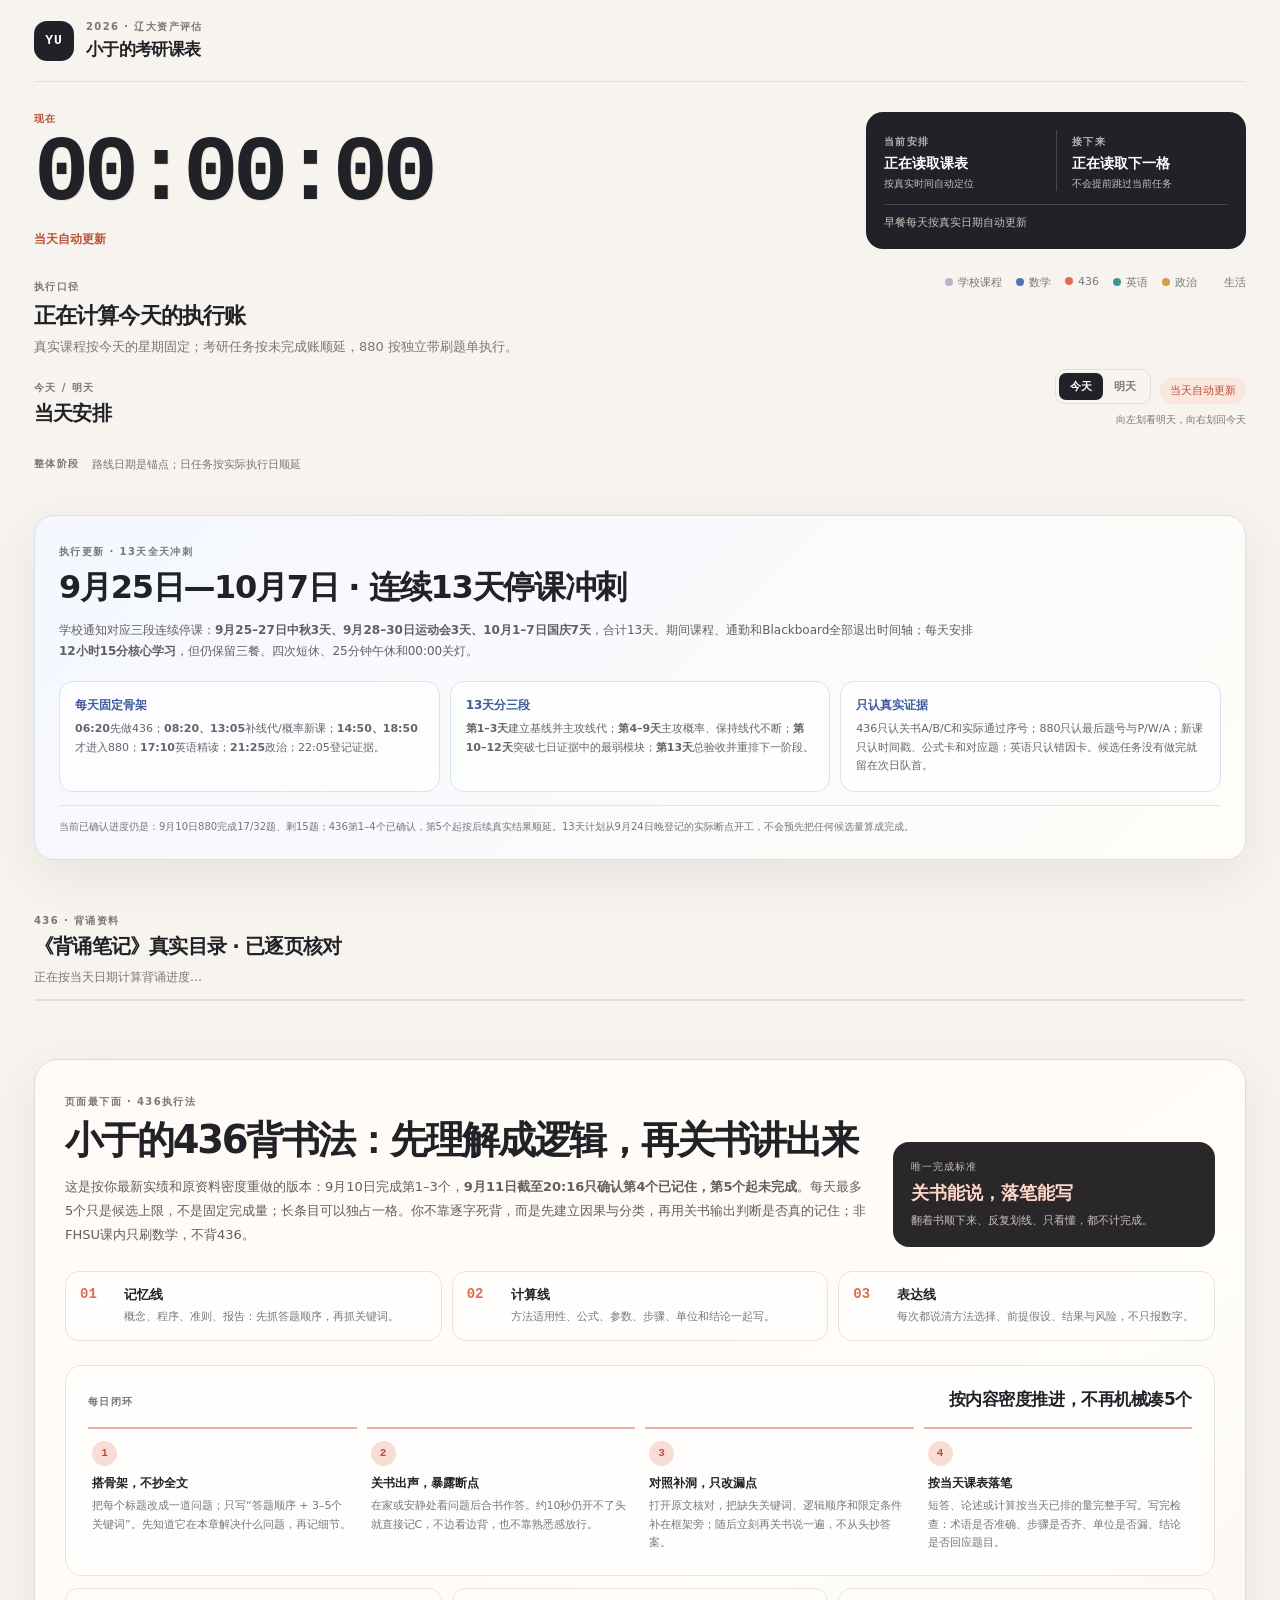
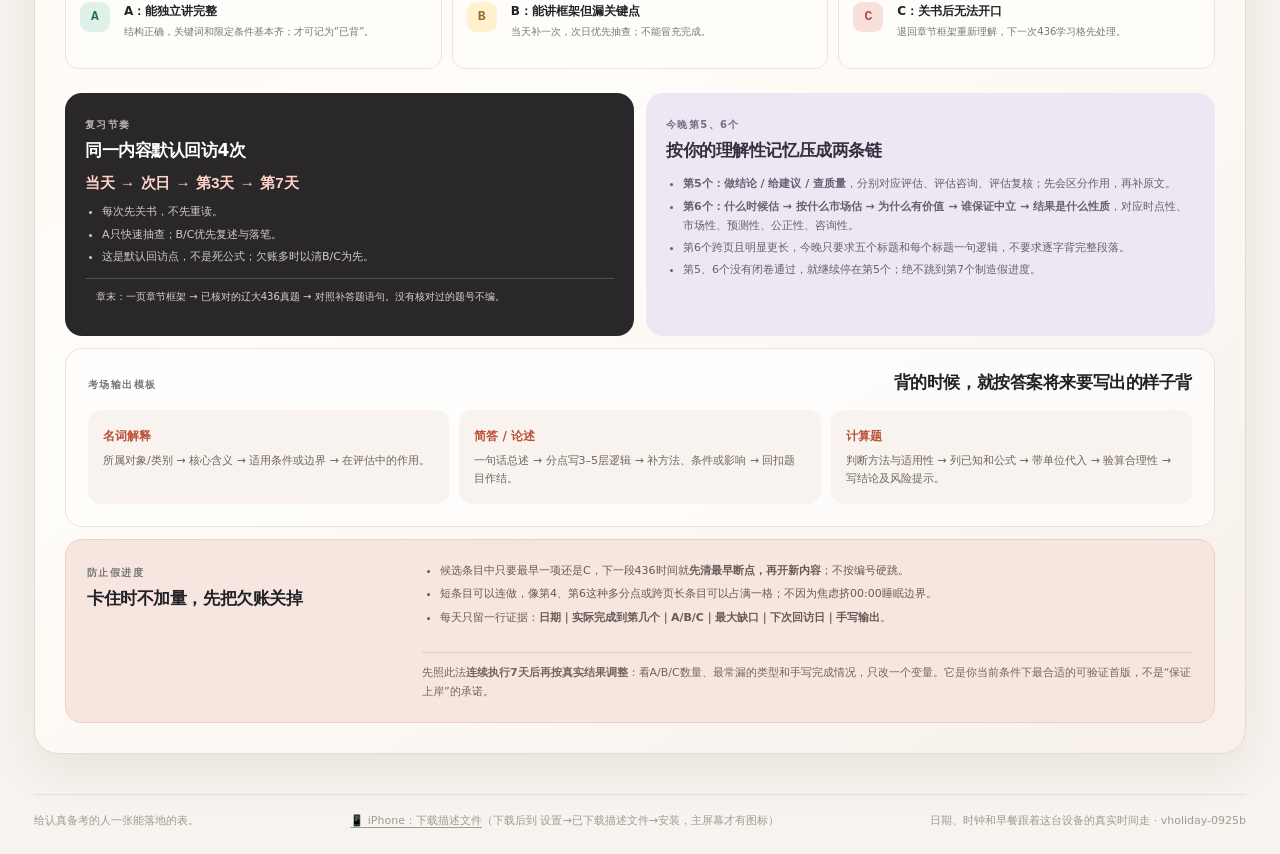
<file: index.html>
<!doctype html>
<html lang="zh-CN">
<head>
<meta charset="UTF-8" /><meta name="viewport" content="width=device-width,initial-scale=1.0" /><meta name="theme-color" content="#f7f3ee" /><link rel="apple-touch-icon" href="icon-512.png" /><link rel="icon" type="image/png" href="icon-512.png" />
<meta name="description" content="按日期展开的考研课表：课程、学习、早餐、通勤、作业和睡眠都放在正确的位置。" /><title>小于的考研课表</title>
<link rel="stylesheet" href="styles.css?v=holiday-0925b" />
</head>
<body><div class="app-shell">
<header class="topbar"><div class="brand-lockup"><div class="brand-mark">YU</div><div><p class="eyebrow">2026 · 辽大资产评估</p><h1>小于的考研课表</h1></div></div><div class="top-date" id="top-date"></div></header>
<main>
<section class="hero-section"><div class="hero-copy"><p class="eyebrow accent">现在</p><div class="live-clock" id="live-clock">00:00:00</div><p class="clock-caption" id="today-focus">当天自动更新</p></div><div class="today-card"><div class="today-task"><span class="section-kicker">当前安排</span><strong id="current-task-title">正在读取课表</strong><small id="current-task-time">按真实时间自动定位</small></div><div class="today-task next"><span class="section-kicker">接下来</span><strong id="next-task-title">正在读取下一格</strong><small id="next-task-time">不会提前跳过当前任务</small></div><small class="today-meal" id="today-meal">早餐每天按真实日期自动更新</small></div></section>
<section id="timetable-view" class="view-panel is-visible" aria-label="自动更新的每日课表"><div class="schedule-meta"><div><span class="section-kicker">执行口径</span><h3 id="date-title">正在计算今天的执行账</h3><p id="date-subtitle">真实课程按今天的星期固定；考研任务按未完成账顺延，880 按独立带刷题单执行。</p></div><div class="legend"><span><i class="dot other"></i>学校课程</span><span><i class="dot math"></i>数学</span><span><i class="dot major"></i>436</span><span><i class="dot english"></i>英语</span><span><i class="dot politics"></i>政治</span><span><i class="dot meal"></i>生活</span></div></div><section class="daily-overview" aria-label="具体每天安排"><div class="daily-heading"><div><span class="section-kicker">今天 / 明天</span><h4 id="daily-title">当天安排</h4></div><div class="day-view-tools"><div class="day-view-switch" role="group" aria-label="选择查看日期"><button type="button" id="show-today" class="is-active" aria-pressed="true">今天</button><button type="button" id="show-tomorrow" aria-pressed="false">明天</button></div><span class="today-badge" id="today-badge">当天自动更新</span><small class="swipe-hint">向左划看明天，向右划回今天</small></div></div><div class="daily-agenda" id="daily-agenda" aria-live="polite"></div></section><section class="phase-overview" aria-label="整体阶段路线"><div class="phase-heading"><span class="section-kicker">整体阶段</span><span class="phase-note">路线日期是锚点；日任务按实际执行日顺延</span></div><div class="phase-line" id="phase-line"></div></section><section class="intensity-calibration" id="intensity-calibration" aria-label="13天全天冲刺"><header><span class="section-kicker">执行更新 · 13天全天冲刺</span><h4>9月25日—10月7日 · 连续13天停课冲刺</h4><p>学校通知对应三段连续停课：<strong>9月25–27日中秋3天、9月28–30日运动会3天、10月1–7日国庆7天</strong>，合计13天。期间课程、通勤和Blackboard全部退出时间轴；每天安排<strong>12小时15分核心学习</strong>，但仍保留三餐、四次短休、25分钟午休和00:00关灯。</p></header><div class="intensity-grid"><article><b>每天固定骨架</b><p><strong>06:20</strong>先做436；<strong>08:20、13:05</strong>补线代/概率新课；<strong>14:50、18:50</strong>才进入880；<strong>17:10</strong>英语精读；<strong>21:25</strong>政治；22:05登记证据。</p></article><article><b>13天分三段</b><p><strong>第1–3天</strong>建立基线并主攻线代；<strong>第4–9天</strong>主攻概率、保持线代不断；<strong>第10–12天</strong>突破七日证据中的最弱模块；<strong>第13天</strong>总验收并重排下一阶段。</p></article><article><b>只认真实证据</b><p>436只认关书A/B/C和实际通过序号；880只认最后题号与P/W/A；新课只认时间戳、公式卡和对应题；英语只认错因卡。候选任务没有做完就留在次日队首。</p></article></div><small>当前已确认进度仍是：9月10日880完成17/32题、剩15题；436第1–4个已确认，第5个起按后续真实结果顺延。13天计划从9月24日晚登记的实际断点开工，不会预先把任何候选量算成完成。</small></section><section class="syllabus-section" aria-label="436 背诵资料真实目录"><div class="syllabus-heading"><div><span class="section-kicker">436 · 背诵资料</span><h4>《背诵笔记》真实目录 · 已逐页核对</h4><p id="syllabus-progress">正在按当天日期计算背诵进度…</p></div></div><div class="syllabus-table-wrap"><table class="syllabus-table" id="syllabus-table"></table></div></section></section>
<section class="major-method-section" id="major-method" aria-label="436背书方法">
  <header class="method-hero">
    <div>
      <span class="section-kicker">页面最下面 · 436执行法</span>
      <h4>小于的436背书法：先理解成逻辑，再关书讲出来</h4>
      <p>这是按你最新实绩和原资料密度重做的版本：9月10日完成第1–3个，<strong>9月11日截至20:16只确认第4个已记住，第5个起未完成</strong>。每天最多5个只是候选上限，不是固定完成量；长条目可以独占一格。你不靠逐字死背，而是先建立因果与分类，再用关书输出判断是否真的记住；非FHSU课内只刷数学，不背436。</p>
    </div>
    <div class="method-rule"><span>唯一完成标准</span><strong>关书能说，落笔能写</strong><small>翻着书顺下来、反复划线、只看懂，都不计完成。</small></div>
  </header>

  <div class="method-principles" aria-label="436三条训练线">
    <article><b>01</b><div><strong>记忆线</strong><span>概念、程序、准则、报告：先抓答题顺序，再抓关键词。</span></div></article>
    <article><b>02</b><div><strong>计算线</strong><span>方法适用性、公式、参数、步骤、单位和结论一起写。</span></div></article>
    <article><b>03</b><div><strong>表达线</strong><span>每次都说清方法选择、前提假设、结果与风险，不只报数字。</span></div></article>
  </div>

  <div class="method-block">
    <div class="method-block-heading"><span class="section-kicker">每日闭环</span><h5>按内容密度推进，不再机械凑5个</h5></div>
    <ol class="method-loop">
      <li><span>1</span><div><strong>搭骨架，不抄全文</strong><p>把每个标题改成一道问题；只写“答题顺序 + 3–5个关键词”。先知道它在本章解决什么问题，再记细节。</p></div></li>
      <li><span>2</span><div><strong>关书出声，暴露断点</strong><p>在家或安静处看问题后合书作答。约10秒仍开不了头就直接记C，不边看边背，也不靠熟悉感放行。</p></div></li>
      <li><span>3</span><div><strong>对照补洞，只改漏点</strong><p>打开原文核对，把缺失关键词、逻辑顺序和限定条件补在框架旁；随后立刻再关书说一遍，不从头抄答案。</p></div></li>
      <li><span>4</span><div><strong>按当天课表落笔</strong><p>短答、论述或计算按当天已排的量完整手写。写完检查：术语是否准确、步骤是否齐、单位是否漏、结论是否回应题目。</p></div></li>
    </ol>
  </div>

  <div class="method-levels" aria-label="436掌握等级">
    <div><span class="level-a">A</span><p><strong>A：能独立讲完整</strong><small>结构正确，关键词和限定条件基本齐；才可记为“已背”。</small></p></div>
    <div><span class="level-b">B</span><p><strong>B：能讲框架但漏关键点</strong><small>当天补一次，次日优先抽查；不能冒充完成。</small></p></div>
    <div><span class="level-c">C</span><p><strong>C：关书后无法开口</strong><small>退回章节框架重新理解，下一次436学习格先处理。</small></p></div>
  </div>

  <div class="method-fit-grid">
    <article class="method-card">
      <span class="section-kicker">复习节奏</span>
      <h5>同一内容默认回访4次</h5>
      <p class="review-rhythm">当天 → 次日 → 第3天 → 第7天</p>
      <ul><li>每次先关书，不先重读。</li><li>A只快速抽查；B/C优先复述与落笔。</li><li>这是默认回访点，不是死公式；欠账多时以清B/C为先。</li></ul>
      <p class="chapter-gate">章末：一页章节框架 → 已核对的辽大436真题 → 对照补答题语句。没有核对过的题号不编。</p>
    </article>
    <article class="method-card">
      <span class="section-kicker">今晚第5、6个</span>
      <h5>按你的理解性记忆压成两条链</h5>
      <ul><li><strong>第5个：做结论 / 给建议 / 查质量</strong>，分别对应评估、评估咨询、评估复核；先会区分作用，再补原文。</li><li><strong>第6个：什么时候估 → 按什么市场估 → 为什么有价值 → 谁保证中立 → 结果是什么性质</strong>，对应时点性、市场性、预测性、公正性、咨询性。</li><li>第6个跨页且明显更长，今晚只要求五个标题和每个标题一句逻辑，不要求逐字背完整段落。</li><li>第5、6个没有闭卷通过，就继续停在第5个；绝不跳到第7个制造假进度。</li></ul>
    </article>
  </div>

  <div class="method-block answer-block">
    <div class="method-block-heading"><span class="section-kicker">考场输出模板</span><h5>背的时候，就按答案将来要写出的样子背</h5></div>
    <div class="answer-template-grid">
      <article><strong>名词解释</strong><p>所属对象/类别 → 核心含义 → 适用条件或边界 → 在评估中的作用。</p></article>
      <article><strong>简答 / 论述</strong><p>一句话总述 → 分点写3–5层逻辑 → 补方法、条件或影响 → 回扣题目作结。</p></article>
      <article><strong>计算题</strong><p>判断方法与适用性 → 列已知和公式 → 带单位代入 → 验算合理性 → 写结论及风险提示。</p></article>
    </div>
  </div>

  <div class="method-gate">
    <div><span class="section-kicker">防止假进度</span><h5>卡住时不加量，先把欠账关掉</h5></div>
    <ul><li>候选条目中只要最早一项还是C，下一段436时间就<strong>先清最早断点，再开新内容</strong>；不按编号硬跳。</li><li>短条目可以连做，像第4、第6这种多分点或跨页长条目可以占满一格；不因为焦虑挤00:00睡眠边界。</li><li>每天只留一行证据：<strong>日期｜实际完成到第几个｜A/B/C｜最大缺口｜下次回访日｜手写输出</strong>。</li></ul>
    <p>先照此法<strong>连续执行7天后再按真实结果调整</strong>：看A/B/C数量、最常漏的类型和手写完成情况，只改一个变量。它是你当前条件下最合适的可验证首版，不是“保证上岸”的承诺。</p>
  </div>
</section>
</main><footer class="footer"><span>给认真备考的人一张能落地的表。</span><span><a href="kaoyan.mobileconfig" id="profile-link">📱 iPhone：下载描述文件</a>（下载后到 设置→已下载描述文件→安装，主屏幕才有图标）</span><span>日期、时钟和早餐跟着这台设备的真实时间走 · <span id="app-version"></span></span></footer></div>
<script src="app.js?v=holiday-0925b"></script><script>if('serviceWorker' in navigator)navigator.serviceWorker.register('sw.js?v=holiday-0925b').catch(()=>{});</script></body></html>
</file>
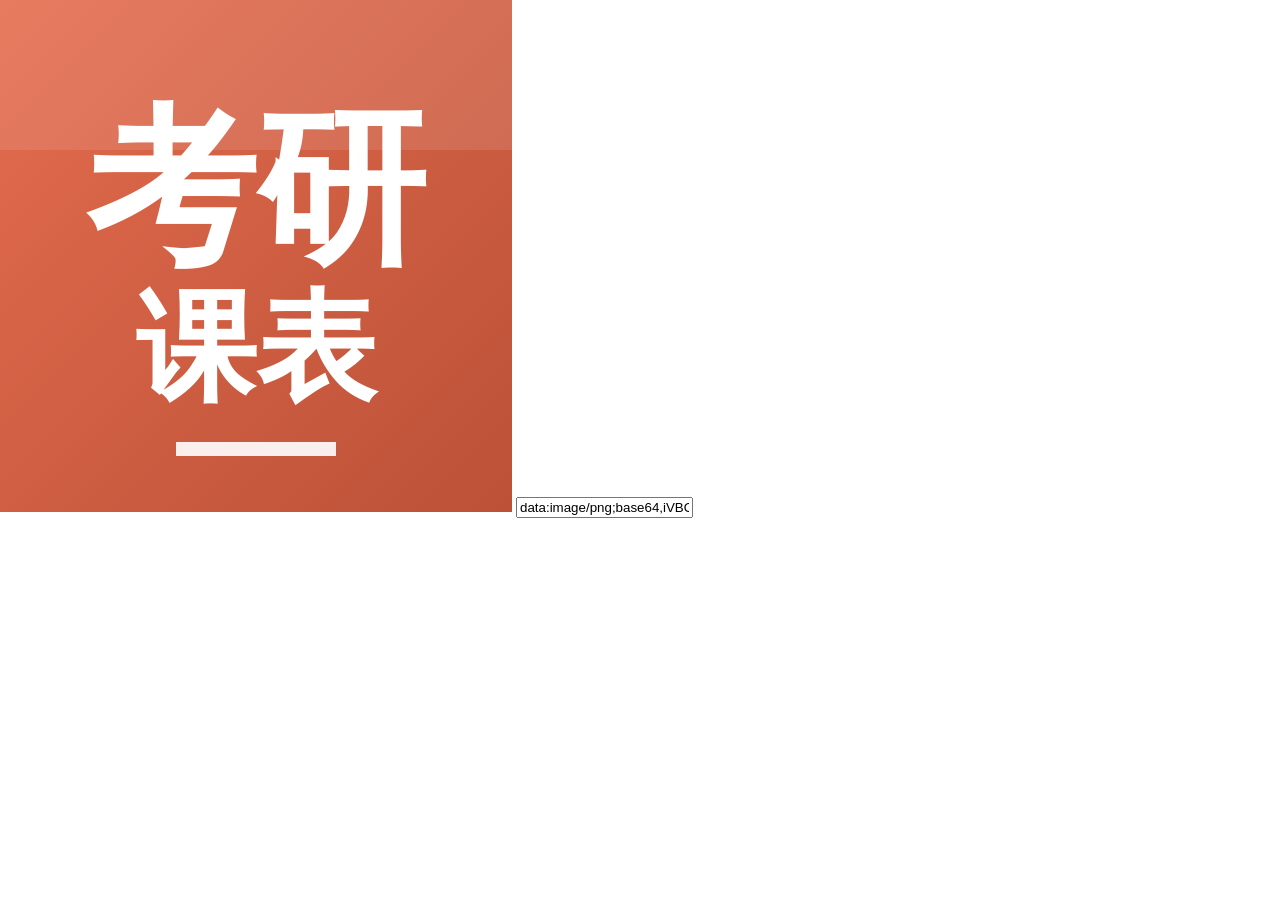
<file: icon.html>
<!doctype html><html><head><meta charset="utf-8"><style>html,body{margin:0;padding:0}</style></head>
<body><canvas id="c" width="512" height="512"></canvas>
<input id="out" value="">
<script>
const c = document.getElementById('c'), x = c.getContext('2d');
// 全幅不透明渐变（iOS 主屏自动切圆角）
const g = x.createLinearGradient(0,0,512,512);
g.addColorStop(0,'#e46c4e'); g.addColorStop(1,'#bb5137');
x.fillStyle = g; x.fillRect(0,0,512,512);
// 顶部细高光带
x.fillStyle = 'rgba(255,255,255,.10)'; x.fillRect(0,0,512,150);
// 白色主字
x.fillStyle = '#fff';
x.textAlign = 'center'; x.textBaseline = 'middle';
x.font = '700 170px "Microsoft YaHei UI","Microsoft YaHei",sans-serif';
x.fillText('考研', 256, 200);
x.font = '700 120px "Microsoft YaHei UI","Microsoft YaHei",sans-serif';
x.fillText('课表', 256, 356);
// 白色小横条
x.fillStyle = 'rgba(255,255,255,.9)'; x.fillRect(176, 442, 160, 14);
document.getElementById('out').value = c.toDataURL('image/png');
</script></body></html>
</file>
<file: styles.css>
:root{--paper:#f7f3ee;--ink:#202228;--muted:#777875;--line:#e6dfd7;--card:#fffdf9;--accent:#e46c4e;--accent-dark:#bb5137;--blue:#5572b8;--teal:#3b9b94;--gold:#d79b46;--lav:#8170b5;--shadow:0 16px 50px rgba(48,39,30,.08);--font-ui:"Segoe UI","Microsoft YaHei UI","Microsoft YaHei",system-ui,sans-serif;--font-numeric:"Segoe UI Variable","Segoe UI",ui-monospace,monospace}*{box-sizing:border-box}body{margin:0;background:var(--paper);color:var(--ink);font-family:var(--font-ui);text-rendering:optimizeLegibility}button,textarea{font:inherit}.app-shell{max-width:1480px;margin:auto;padding:0 34px 26px}.topbar{height:82px;display:flex;align-items:center;justify-content:space-between;border-bottom:1px solid var(--line)}.brand-lockup{display:flex;gap:12px;align-items:center}.brand-mark{width:40px;height:40px;border-radius:13px;background:var(--ink);color:#fff;display:grid;place-items:center;font:700 13px var(--font-numeric);letter-spacing:.08em}.eyebrow,.section-kicker{margin:0;text-transform:uppercase;letter-spacing:.14em;font-size:10px;font-weight:700;color:var(--muted)}.accent{color:var(--accent-dark)}h1{font-size:17px;margin:4px 0 0;letter-spacing:-.04em}h2,h3,h4,p{margin-top:0}.top-actions{display:flex;gap:14px;align-items:center}.quiet-button,.text-button,.avatar-button{background:none;border:0;cursor:pointer;color:var(--muted)}.quiet-button{font-size:13px}.avatar-button{width:38px;height:38px;border-radius:50%;background:#e8ded3;color:#8d6650;font-weight:700;font-size:12px}.hero-section{display:flex;justify-content:space-between;gap:30px;padding:55px 0 36px;align-items:flex-end}.hero-copy{max-width:650px}.hero-copy h2{font-size:clamp(35px,4.1vw,62px);line-height:1.18;letter-spacing:-.065em;margin:14px 0 15px}.hero-copy h2 em{font-style:normal;color:var(--accent)}.hero-note{font-size:14px;color:var(--muted);line-height:1.9;max-width:570px}.week-progress-card{background:var(--card);border:1px solid var(--line);border-radius:20px;padding:20px 22px;min-width:260px;box-shadow:var(--shadow)}.progress-heading,.progress-foot{display:flex;justify-content:space-between;align-items:center}.progress-heading{font-size:13px}.progress-heading strong{font:700 25px var(--font-numeric);color:var(--accent)}.progress-track{height:8px;border-radius:99px;background:#eee6dd;margin:17px 0 11px;overflow:hidden}.progress-fill{height:100%;width:0;background:linear-gradient(90deg,var(--accent),#edaa62);border-radius:inherit;transition:width .4s ease}.progress-foot{font-size:11px;color:var(--muted)}.soft-pill{padding:5px 9px;background:#f1ece5;border-radius:99px;color:#8b735e;font-size:11px}.control-row{display:flex;justify-content:space-between;align-items:flex-end;gap:20px;margin-bottom:23px}.week-switcher,.view-switcher{display:flex;gap:4px;overflow:auto;padding-bottom:2px}.week-tab,.view-tab{border:0;background:transparent;cursor:pointer;color:var(--muted);padding:9px 13px;border-radius:10px;white-space:nowrap}.week-tab{font-size:13px}.week-tab small{display:block;font-size:10px;margin-top:3px;opacity:.7}.week-tab.is-active,.view-tab.is-active{background:var(--ink);color:#fff}.view-tab{font-size:12px}.view-panel{display:none}.view-panel.is-visible{display:block}.schedule-meta{display:flex;justify-content:space-between;align-items:flex-end;gap:20px;margin-bottom:15px}.schedule-meta h3,.route-intro h3{font-size:22px;letter-spacing:-.04em;margin:7px 0 5px}.schedule-meta p,.route-intro p{font-size:13px;color:var(--muted);margin:0}.legend{display:flex;gap:14px;flex-wrap:wrap;justify-content:flex-end;font-size:11px;color:var(--muted)}.dot{display:inline-block;width:8px;height:8px;border-radius:50%;margin-right:5px}.dot.fhsu{background:#d8a55d}.dot.other{background:#b9b4ca}.dot.math{background:var(--blue)}.dot.major{background:var(--accent)}.dot.english{background:var(--teal)}.dot.politics{background:var(--gold)}.timetable-wrap{border:1px solid var(--line);border-radius:18px;background:var(--card);box-shadow:var(--shadow);overflow:auto}.life-strip{display:grid;grid-template-columns:repeat(4,1fr);gap:10px;margin:0 0 14px}.life-strip>div{display:flex;align-items:center;gap:8px;padding:10px 12px;border:1px solid #e8ddd0;border-radius:12px;background:#fbf7f1}.life-strip span{font-size:18px;color:var(--accent)}.life-strip b{font-size:12px}.life-strip small{font-size:10px;color:var(--muted);margin-left:auto}.timetable{min-width:930px;display:grid;grid-template-columns:64px repeat(7,1fr);position:relative}.time-axis{position:relative;border-right:1px solid var(--line);background:#fbf8f4}.time-label{height:60px;position:relative;font:11px var(--font-numeric);color:#aaa39b;padding:8px 8px;text-align:right}.time-label:last-child{height:0}.day-column{position:relative;border-right:1px solid var(--line);min-height:1065px;background:repeating-linear-gradient(to bottom,transparent 0,transparent 59px,#eee9e3 60px)}.day-column:last-child{border-right:0}.day-header{height:45px;background:#fbf8f4;border-bottom:1px solid var(--line);position:sticky;top:0;z-index:3;padding:10px 10px}.day-header strong{font-size:12px}.day-header small{display:block;font-size:10px;color:var(--muted);margin-top:2px}.schedule-block{position:absolute;left:6px;right:6px;border-radius:10px;padding:8px 9px;cursor:pointer;border:1px solid transparent;overflow:hidden;transition:transform .18s ease,box-shadow .18s ease}.schedule-block:hover,.schedule-block:focus-visible{transform:translateY(-2px);box-shadow:0 7px 18px rgba(31,31,31,.12);z-index:4;outline:none}.schedule-block .block-time{font:10px var(--font-numeric);opacity:.74}.schedule-block .block-title{font-size:12px;font-weight:700;line-height:1.35;margin-top:4px}.schedule-block .block-note{font-size:10px;line-height:1.35;margin-top:3px;opacity:.76}.schedule-block.fhsu{background:#fbefd9;border-color:#f0dfbd;color:#71502d}.schedule-block.other{background:#eceaf2;border-color:#d9d5e4;color:#5d5870}.schedule-block.math{background:#e8eefb;border-color:#d2ddf4;color:#3e5b9c}.schedule-block.major{background:#fbe6df;border-color:#f2cfc4;color:#a74d37}.schedule-block.english{background:#e1f3f0;border-color:#c8e6e1;color:#2c716d}.schedule-block.politics{background:#fff0d7;border-color:#f1d9ad;color:#886126}.schedule-block.routine{background:#eef3ed;border-color:#d6e3d3;color:#55705b}.schedule-block.meal{background:#f5ede3;border-color:#e6d7c5;color:#80634b}.schedule-block.sleep{background:#e9e8f3;border-color:#d7d5e7;color:#62627e}.schedule-block.homework{background:#f7f4ef;border:1px dashed #cfc4b8;color:#80766d}.schedule-block.buffer{background:repeating-linear-gradient(135deg,#fcfaf6 0,#fcfaf6 5px,#f2ede5 5px,#f2ede5 10px);border:1px dashed #c8b8a6;color:#8b735e}.schedule-block.done{filter:saturate(.45);opacity:.68}.schedule-block.done .block-title{text-decoration:line-through}.schedule-block .status-dot{display:inline-block;width:6px;height:6px;border-radius:50%;background:currentColor;margin-right:5px}.mobile-day-picker{display:none}.after-table-note{display:flex;align-items:center;gap:11px;margin-top:15px;padding:13px 16px;border:1px solid #e8ddd0;border-radius:13px;background:#fcf7f0;color:#766b61;font-size:12px}.after-table-note p{margin:0;flex:1;line-height:1.6}.spark{color:var(--accent);font-size:19px}.text-button{font-size:12px;color:var(--accent-dark);white-space:nowrap}.route-intro{margin:30px 0 20px;max-width:600px}.route-grid{display:grid;grid-template-columns:repeat(5,1fr);gap:13px}.route-card{background:var(--card);border:1px solid var(--line);border-radius:16px;padding:18px;min-height:235px;position:relative;overflow:hidden}.route-card::after{content:"";position:absolute;right:-24px;bottom:-35px;width:100px;height:100px;border-radius:50%;background:var(--tint);opacity:.65}.route-card .route-number{font:700 30px var(--font-numeric);color:var(--route)}.route-card h4{font-size:16px;margin:14px 0 8px}.route-card p{font-size:12px;line-height:1.7;color:var(--muted);position:relative;z-index:1}.route-card .route-check{font-size:11px;color:var(--route);font-weight:700;position:absolute;bottom:17px;left:18px}.review-grid{display:grid;grid-template-columns:1.2fr .9fr .9fr;gap:15px;padding-top:28px}.review-card{background:var(--card);border:1px solid var(--line);border-radius:17px;padding:22px;min-height:240px}.review-card.wide{grid-column:span 1;min-height:auto}.review-card h3{font-size:22px;line-height:1.35;letter-spacing:-.04em;margin:12px 0 25px;max-width:330px}.review-card h4{font-size:16px;margin:11px 0 15px}.card-topline{display:flex;justify-content:space-between}.metric-row{display:grid;grid-template-columns:repeat(4,1fr);gap:9px}.metric-row div{border-top:1px solid var(--line);padding-top:10px}.metric-row strong{display:block;font:700 23px var(--font-numeric);color:var(--accent)}.metric-row span{font-size:10px;color:var(--muted)}textarea{resize:vertical;min-height:100px;width:100%;border:1px solid var(--line);border-radius:10px;background:#fbf8f4;padding:10px;font-size:12px;line-height:1.6;outline:none}textarea:focus{border-color:#c8a68b}.primary-button,.secondary-button{border:0;border-radius:10px;padding:10px 14px;cursor:pointer;font-size:12px;font-weight:700}.primary-button{background:var(--ink);color:#fff}.secondary-button{background:#f0eae3;color:#775c49}.save-hint{font-size:10px;color:var(--teal);margin-left:8px}.buffer-meter{margin:22px 0}.buffer-bar{display:flex;gap:5px;margin-bottom:12px}.buffer-bar i{display:block;height:9px;flex:1;border-radius:99px;background:#e7dfd6}.buffer-bar i:nth-child(-n+3){background:#e6b58c}.buffer-meter p{font-size:12px;line-height:1.7;color:var(--muted)}.footer{display:flex;justify-content:space-between;gap:10px;font-size:11px;color:#a19a92;border-top:1px solid var(--line);padding-top:18px;margin-top:40px}.modal-backdrop{position:fixed;inset:0;background:rgba(36,31,27,.36);display:grid;place-items:center;padding:20px;z-index:20}.modal-backdrop[hidden]{display:none}.detail-modal,.rules-modal{position:relative;background:#fffdf9;border-radius:20px;box-shadow:0 25px 80px rgba(24,20,17,.2);max-width:520px;width:100%;padding:28px}.modal-close{position:absolute;right:17px;top:14px;border:0;background:none;font-size:26px;line-height:1;color:#999;cursor:pointer}.modal-tag{display:inline-block;border-radius:99px;padding:5px 10px;background:#fbe6df;color:#a74d37;font-size:11px;font-weight:700;margin-bottom:10px}.detail-modal h3,.rules-modal h3{font-size:26px;letter-spacing:-.05em;margin:0 0 6px}.modal-time{font:12px var(--font-numeric);color:var(--muted)}.modal-why{font-size:13px;line-height:1.75;color:#615b55;border-left:3px solid #e8c1ad;padding-left:11px;margin:18px 0}.modal-section{margin-top:20px}.modal-section ol{padding-left:20px;margin:10px 0 0}.modal-section li{font-size:13px;line-height:1.8;padding-left:3px}.output-section p{background:#fbf6ef;border-radius:10px;padding:11px;font-size:12px;line-height:1.6;color:#766a5f}.modal-actions{display:flex;justify-content:flex-end;gap:8px;margin-top:25px}.rule-list{display:grid;gap:15px;margin-top:22px}.rule-list article{display:flex;gap:13px}.rule-list b{font:700 19px var(--font-numeric);color:var(--accent)}.rule-list h4{margin:0 0 3px;font-size:14px}.rule-list p{margin:0;font-size:12px;line-height:1.6;color:var(--muted)}
@media(max-width:900px){.app-shell{padding:0 16px 20px}.topbar{height:70px}.quiet-button{display:none}.hero-section{display:block;padding:38px 0 25px}.hero-copy h2{font-size:41px}.week-progress-card{margin-top:25px}.control-row{display:block}.view-switcher{margin-top:10px}.schedule-meta{display:block}.life-strip{grid-template-columns:repeat(2,1fr)}.life-strip small{display:none}.legend{justify-content:flex-start;margin-top:15px}.route-grid{grid-template-columns:repeat(2,1fr)}.review-grid{grid-template-columns:1fr}.review-card.wide{grid-column:auto}.footer{display:block;line-height:1.8}.footer span{display:block}.timetable-wrap{border-radius:14px}.mobile-day-picker{display:flex;gap:6px;overflow:auto;margin-bottom:10px}.mobile-day-picker button{flex:1;min-width:46px;border:1px solid var(--line);background:var(--card);border-radius:9px;padding:8px 4px;font-size:11px;color:var(--muted)}.mobile-day-picker button.is-active{background:var(--ink);color:#fff;border-color:var(--ink)}}
@media(max-width:520px){.hero-copy h2{font-size:35px}.schedule-meta h3,.route-intro h3{font-size:19px}.route-grid{grid-template-columns:1fr}.metric-row{grid-template-columns:repeat(2,1fr);row-gap:17px}.detail-modal,.rules-modal{padding:24px 20px}.modal-actions{flex-direction:column-reverse}.modal-actions button{width:100%}}


/* Date-first refinements */
.top-date{font:600 12px var(--font-numeric);color:var(--muted)}.today-card{min-width:250px;background:#202228;color:#fff;border-radius:17px;padding:18px 20px;display:grid;gap:6px}.today-card .section-kicker{color:#b8b4ae}.today-card strong{font-size:18px}.today-card small{font-size:11px;color:#c5c1ba}.date-range-switcher{display:flex;gap:5px;overflow:auto;max-width:760px}.date-tab{border:1px solid var(--line);background:var(--card);color:var(--muted);border-radius:9px;padding:9px 12px;cursor:pointer;white-space:nowrap;font-size:11px}.date-tab.is-active{background:var(--ink);border-color:var(--ink);color:#fff}.route-line{display:flex;gap:0;position:relative;padding:28px 0 10px;overflow:auto}.route-line::before{content:"";position:absolute;left:20px;right:20px;top:68px;height:2px;background:#dfd6cc}.route-card{min-width:220px;flex:1;border-radius:16px 16px 12px 12px;margin-right:10px;padding:17px;background:var(--card);border:1px solid var(--line);position:relative;z-index:1;min-height:220px}.route-card:last-child{margin-right:0}.route-card::before{content:"";position:absolute;top:32px;left:18px;width:12px;height:12px;border-radius:50%;background:var(--route);box-shadow:0 0 0 5px var(--paper)}.route-card .section-kicker{margin-left:26px}.route-card .route-number{display:block;font-size:17px;margin-top:28px;color:var(--route);font-weight:800}.route-card p:not(.section-kicker){font-size:12px;line-height:1.7;color:var(--muted);position:relative;z-index:1}.route-check{font-size:11px;color:var(--route);font-weight:700;position:absolute;bottom:15px;left:17px}.mobile-day-picker button small{display:block;font-size:9px;margin-top:3px;opacity:.75}
@media(max-width:900px){.hero-section{display:block}.today-card{margin-top:20px}.date-range-switcher{max-width:100%;padding-bottom:4px}.control-row{display:block}.view-switcher{margin-top:10px}.life-strip{display:none}.schedule-meta h3{font-size:19px}.route-line{padding-top:18px}.route-line::before{top:57px}.route-card{min-width:210px}.top-date{display:none}}
/* Direct-display mode: every task is visible in the grid; no card click required. */
.live-clock{font:700 clamp(66px,10vw,142px)/.9 var(--font-numeric);font-variant-numeric:tabular-nums;letter-spacing:-.06em;color:var(--ink);margin:12px 0 17px;width:8.1ch;max-width:100%;contain:layout paint;text-shadow:1px 1px 0 #eaded2}.clock-caption{font-size:13px;color:var(--muted);line-height:1.7;max-width:440px}.schedule-block{cursor:default;transition:none}.schedule-block:hover,.schedule-block:focus-visible{transform:none;box-shadow:none;z-index:1}.schedule-block .block-output{display:block;font-size:9px;line-height:1.3;margin-top:4px;opacity:.78}.schedule-block .block-note{white-space:nowrap;overflow:hidden;text-overflow:ellipsis}.schedule-block.routine .block-title,.schedule-block.meal .block-title,.schedule-block.sleep .block-title{font-size:11px}.schedule-block.routine .block-output,.schedule-block.meal .block-output,.schedule-block.sleep .block-output{display:none}
@media(max-width:900px){.live-clock{font-size:72px;text-shadow:none}.clock-caption{max-width:100%}}
.schedule-block.free{background:#f8f5f0;border:1px dashed #d8cabc;color:#8e8378}.schedule-block.free .block-title{font-weight:600}.schedule-block.free .block-output{display:none}
/* One-page mode: timetable, route and review stay together. */
.view-panel{display:block}.view-switcher,.date-range-switcher{display:none}.date-range-section{margin-bottom:34px}.range-heading{display:flex;align-items:baseline;gap:13px;margin:21px 0 10px}.range-heading h4{font-size:18px;margin:0;letter-spacing:-.03em}.range-heading p{font-size:11px;color:var(--muted);margin:0}.range-heading .section-kicker{color:var(--accent-dark)}
.method-strip{border-top:1px solid var(--line);border-bottom:1px solid var(--line);padding:25px 0 27px;margin-bottom:14px}.method-heading h3{font-size:20px;letter-spacing:-.04em;margin:7px 0 18px}.method-grid{display:grid;grid-template-columns:repeat(4,1fr);gap:10px}.method-grid article{background:#fbf8f4;border:1px solid var(--line);border-radius:13px;padding:15px}.method-grid b{display:block;font-size:12px;color:var(--accent-dark);margin-bottom:8px}.method-grid strong{display:block;font-size:13px;line-height:1.5}.method-grid p{font-size:11px;line-height:1.65;color:var(--muted);margin:8px 0 0}@media(max-width:900px){.method-grid{grid-template-columns:repeat(2,1fr)}}@media(max-width:520px){.method-grid{grid-template-columns:1fr}}
#timetable{display:block}.date-range-section{display:block}.date-range-section .timetable-wrap{margin-top:8px;margin-bottom:0}.range-heading{padding-left:2px}
/* Calm daily agenda: one clear list per day, instead of overlapping blocks. */
.phase-overview{margin:24px 0 30px}.phase-heading{display:flex;align-items:center;gap:12px;margin-bottom:13px}.phase-note{font-size:11px;color:var(--muted)}.phase-line{display:grid;grid-template-columns:repeat(5,1fr);gap:9px;position:relative}.phase-card{background:var(--card);border:1px solid var(--line);border-top:3px solid var(--route);border-radius:13px;padding:14px 15px;min-height:155px;position:relative;display:flex;flex-direction:column}.phase-card.is-current{box-shadow:0 0 0 2px color-mix(in srgb,var(--route) 25%,transparent)}.phase-date{display:block;font:11px var(--font-numeric);color:var(--route);margin-bottom:10px}.phase-card strong{display:block;font-size:14px;margin-bottom:7px}.phase-card p{font-size:11px;line-height:1.6;color:var(--muted);margin:0 0 12px}.phase-card small{position:static;display:block;margin-top:auto;color:var(--route);font-size:10px;line-height:1.45}.daily-overview{margin-bottom:38px}.daily-heading{display:flex;justify-content:space-between;align-items:flex-end;margin:15px 0 12px}.daily-heading h4{font-size:20px;margin:5px 0 0;letter-spacing:-.04em}.today-badge{font-size:11px;background:#fbe6df;color:var(--accent-dark);border-radius:99px;padding:6px 10px}.daily-agenda{display:grid;grid-template-columns:repeat(2,minmax(0,1fr));gap:14px}.day-agenda-card{background:var(--card);border:1px solid var(--line);border-radius:16px;overflow:hidden}.day-agenda-card.is-today{border-color:#e4a58f;box-shadow:0 8px 25px rgba(157,81,53,.08)}.day-agenda-card>header{display:flex;justify-content:space-between;align-items:center;padding:13px 17px;background:#fbf8f4;border-bottom:1px solid var(--line)}.day-agenda-card header div{display:flex;gap:9px;align-items:baseline}.day-name{font-size:14px;font-weight:800}.day-agenda-card header strong{font:600 13px var(--font-numeric)}.day-state{font-size:10px;color:var(--accent-dark)}.agenda-list{padding:6px 15px 10px}.agenda-item{display:grid;grid-template-columns:49px 1fr;gap:11px;padding:10px 2px;border-bottom:1px solid #f0ebe5}.agenda-item:last-child{border-bottom:0}.agenda-item time{font:10px/1.35 var(--font-numeric);color:#938b83}.agenda-item time i{font-style:normal;color:#b2aaa1}.agenda-item>div{min-width:0}.agenda-item b{display:block;font-size:12px;line-height:1.4}.agenda-item span,.agenda-item em{display:block;font-size:10px;line-height:1.45;color:var(--muted);white-space:nowrap;overflow:hidden;text-overflow:ellipsis}.agenda-item em{color:#9b725f;font-style:normal}.agenda-item.math b{color:#3e5b9c}.agenda-item.major b{color:#a74d37}.agenda-item.english b{color:#2c716d}.agenda-item.politics b{color:#886126}.agenda-item.fhsu b,.agenda-item.other b{color:#6c647a}.agenda-item.free b{color:#8e8378;font-weight:600}.agenda-item.meal b{color:#80634b}.agenda-item.sleep b{color:#62627e}
@media(max-width:900px){.phase-line{grid-template-columns:repeat(2,1fr)}.daily-agenda{grid-template-columns:1fr}.phase-card{min-height:145px}}
@media(max-width:520px){.phase-line{grid-template-columns:1fr}.phase-card{min-height:130px}.daily-heading{align-items:flex-start;display:block}.today-badge{display:inline-block;margin-top:10px}}
/* More visual, table-like daily rows. */
.agenda-table-head{display:grid;grid-template-columns:49px 1fr;gap:11px;padding:9px 17px 7px;background:#f5f0ea;color:#a0978c;text-transform:uppercase;letter-spacing:.09em;font-size:9px;font-weight:700}.agenda-item{position:relative}.agenda-item::before{content:"";position:absolute;left:-2px;top:9px;bottom:9px;width:3px;border-radius:3px;background:#d7cfc5}.agenda-item.math::before{background:var(--blue)}.agenda-item.major::before{background:var(--accent)}.agenda-item.english::before{background:var(--teal)}.agenda-item.politics::before{background:var(--gold)}.agenda-item.meal::before{background:#c48b59}.agenda-item.fhsu::before,.agenda-item.other::before{background:#aaa3b9}.agenda-item.free::before{background:#d5c8bb}.day-agenda-card header{position:relative}.day-agenda-card.is-today header{background:#fff2ec}.day-agenda-card.is-today header::after{content:"";position:absolute;left:0;right:0;bottom:-1px;height:2px;background:var(--accent)}
.daily-agenda{display:block}.single-day{max-width:860px}.single-day .agenda-list{padding-bottom:15px}.single-day .agenda-item{grid-template-columns:68px 1fr;padding:13px 5px}.single-day .agenda-table-head{grid-template-columns:68px 1fr}
/* Course ledger: the honest bridge between Quark durations and the daily table. */
.course-ledger{margin:18px 0 30px;padding:22px 0 4px;border-top:1px solid var(--line)}
.ledger-heading{display:flex;justify-content:space-between;align-items:flex-end;gap:18px;margin-bottom:13px}.ledger-heading h3{font-size:19px;line-height:1.45;letter-spacing:-.04em;margin:7px 0 0;max-width:790px}.ledger-chip{font-size:10px;color:#8d6650;background:#fbe6df;border:1px solid #f2cfc4;border-radius:99px;padding:7px 10px;white-space:nowrap}.ledger-table-wrap{overflow:auto;border:1px solid var(--line);border-radius:14px;background:var(--card)}.ledger-table{width:100%;min-width:1120px;border-collapse:collapse;text-align:left}.ledger-table th,.ledger-table td{padding:12px 13px;border-bottom:1px solid #eee8e1;font-size:11px;line-height:1.5;vertical-align:top}.ledger-table thead th{background:#f5f0ea;color:#91877d;font-size:10px;text-transform:uppercase;letter-spacing:.08em;font-weight:700}.ledger-table tbody tr:last-child th,.ledger-table tbody tr:last-child td{border-bottom:0}.ledger-table tbody th{font-size:12px;color:var(--ink);white-space:nowrap}.ledger-status{display:inline-block;margin-right:7px;padding:2px 6px;border-radius:5px;font:700 9px var(--font-numeric);letter-spacing:.04em}.ledger-status.verified{color:#2c716d;background:#e1f3f0}.ledger-status.partial{color:#886126;background:#fff0d7}.ledger-status.rule{color:#6c647a;background:#eceaf2}.ledger-footnote{font-size:10px;line-height:1.7;color:var(--muted);margin:10px 2px 0}@media(max-width:900px){.ledger-heading{display:block}.ledger-chip{display:inline-block;margin-top:11px}.ledger-heading h3{font-size:17px}}
/* Compact reading density: one task, one supporting line, no paragraph blocks in the daily table. */
.single-day .agenda-item{grid-template-columns:58px 1fr;padding:9px 5px;min-height:0}.single-day .agenda-item time{font-size:10px;line-height:1.25}.single-day .agenda-item b{font-size:11px;line-height:1.35;white-space:normal;overflow:visible;text-overflow:clip;overflow-wrap:anywhere}.single-day .agenda-item span{font-size:9px;line-height:1.3;white-space:normal;overflow:visible;text-overflow:clip;overflow-wrap:anywhere}.single-day .agenda-table-head{grid-template-columns:58px 1fr;padding:8px 17px 6px}
.agenda-item .task-check{display:block;margin-top:3px;color:#8a6a59;font-size:10px;line-height:1.4;white-space:normal;overflow-wrap:anywhere}.agenda-item.math .task-check{color:#6075a7}.agenda-item.major .task-check{color:#a35b48}.agenda-item.english .task-check{color:#3f7d78}.agenda-item.politics .task-check{color:#8b6a32}
.duration-index{margin-top:12px;padding:12px 13px;border:1px solid #eee5dc;border-radius:12px;background:#fbf8f4}.duration-index-heading{display:flex;justify-content:space-between;gap:12px;align-items:baseline;margin-bottom:9px}.duration-index-heading b{font-size:11px;color:#6d6258}.duration-index-heading span{font-size:10px;color:var(--muted)}.duration-chip-list{display:flex;flex-wrap:wrap;gap:6px}.duration-chip{display:inline-block;padding:4px 7px;border:1px solid #e6ddd4;border-radius:7px;background:#fffdf9;color:#756a60;font:10px var(--font-numeric);white-space:nowrap}.duration-chip.excluded{color:#99614c;background:#fff0ea;border-color:#efc8b8}@media(max-width:520px){.duration-index-heading{display:block}.duration-index-heading span{display:block;margin-top:4px}}
/* The current task is visually obvious without adding another dashboard block. */
.agenda-item.is-current{background:#fff4ee;border-radius:9px;padding-left:9px;padding-right:8px;box-shadow:inset 0 0 0 1px #efc2b2}.agenda-item.is-current::before{width:4px;background:var(--accent)}.agenda-item.is-current::after{content:"现在";position:absolute;right:8px;top:9px;padding:2px 6px;border-radius:99px;background:var(--accent);color:#fff;font:700 9px var(--font-ui)}.agenda-item.is-current>div{padding-right:42px}.agenda-item.is-past:not(.is-current){opacity:.62}
/* 436 recitation material: the verified chapter map of the actual 背诵笔记. */
.syllabus-section{margin:0 0 34px;padding-top:6px}.syllabus-heading{display:flex;justify-content:space-between;align-items:flex-end;gap:18px;margin:15px 0 12px}.syllabus-heading h4{font-size:20px;margin:5px 0 0;letter-spacing:-.04em}.syllabus-heading p{font-size:12px;line-height:1.7;color:var(--muted);margin:7px 0 0;max-width:860px}.syllabus-table-wrap{overflow:auto;border:1px solid var(--line);border-radius:14px;background:var(--card);box-shadow:var(--shadow)}.syllabus-table{width:100%;min-width:720px;border-collapse:collapse;text-align:left}.syllabus-table th,.syllabus-table td{padding:10px 13px;border-bottom:1px solid #eee8e1;font-size:11px;line-height:1.5;vertical-align:top}.syllabus-table thead th{background:#f5f0ea;color:#91877d;font-size:10px;text-transform:uppercase;letter-spacing:.08em;font-weight:700;white-space:nowrap}.syllabus-table tbody th{font-size:12px;color:var(--accent-dark);white-space:nowrap}.syllabus-table tbody td:first-of-type{min-width:190px}.syllabus-table tbody tr:last-child th,.syllabus-table tbody tr:last-child td{border-bottom:0}.syllabus-table tfoot th,.syllabus-table tfoot td{background:#fbf8f4;color:#756a60;border-top:1px solid var(--line);font-size:10px}@media(max-width:900px){.syllabus-heading{display:block}.syllabus-heading p{margin-top:9px}}

.footer a{color:inherit;text-decoration:underline;text-underline-offset:3px}.footer a:active{color:var(--accent)}
/* 其他校内课：并列靠边的边栏，纯展示、不排任务；与主线 880/436 分开。 */
.agenda-sidebar{display:grid;grid-template-columns:repeat(2,1fr);gap:9px;border-top:1px dashed var(--line);background:#faf7f2;padding:12px 15px 14px;margin-top:4px}
.agenda-sidebar .sidebar-heading{grid-column:1/-1;font-size:10px;letter-spacing:.06em;color:var(--muted);text-transform:uppercase;font-weight:700;margin-bottom:2px}
.agenda-sidebar .side-course{display:flex;flex-direction:column;gap:3px;border:1px solid var(--line);border-left:3px solid var(--lav);border-radius:10px;padding:9px 11px;background:#fffdf9}
.agenda-sidebar .side-course time{font:700 10px var(--font-numeric);color:var(--muted);letter-spacing:.02em}
.agenda-sidebar .side-course b{font-size:12px;line-height:1.4;color:var(--ink)}
.agenda-sidebar .side-course.fhsu{border-left-color:#aaa3b9}
@media(max-width:520px){.agenda-sidebar{grid-template-columns:1fr}}
/* 课多排不下时的容错注记条：不进时间轴，贴在卡片底部。 */
.overflow-note{margin:0 15px 12px;padding:9px 11px;border:1px dashed #efc8b8;border-radius:10px;background:#fff0ea;color:#99614c;font-size:11px;line-height:1.5}

/* 2026-09-09 review: keep the live decision and the full timetable above decoration. */
.hero-section{padding:30px 0 22px;align-items:stretch}.hero-copy{display:flex;flex-direction:column;justify-content:center}.live-clock{font-size:clamp(58px,7.2vw,104px);margin:8px 0 12px}.clock-caption{margin:0;font-size:12px;font-weight:700;color:var(--accent-dark)}
.today-card{min-width:380px;max-width:470px;grid-template-columns:1fr 1fr;gap:0;padding:16px 18px;align-content:center}.today-task{min-width:0;padding-right:15px}.today-task.next{border-left:1px solid #47484c;padding:0 0 0 15px}.today-task strong{display:block;margin:5px 0 4px;font-size:14px;line-height:1.4;overflow-wrap:anywhere}.today-task small{display:block;font:10px var(--font-numeric);color:#c5c1ba}.today-meal{grid-column:1/-1;border-top:1px solid #47484c;margin-top:13px;padding-top:10px;line-height:1.45}
.schedule-meta{align-items:flex-start;margin:4px 0 10px}.schedule-meta>div:first-child{max-width:900px}.schedule-meta p{line-height:1.65}.daily-heading{margin-top:11px}.daily-overview{margin-bottom:30px}.single-day{max-width:none}.single-day .agenda-item{grid-template-columns:70px 1fr;padding:10px 7px}.single-day .agenda-table-head{grid-template-columns:70px 1fr}.single-day .agenda-item b{font-size:13px}.single-day .agenda-item span{font-size:10.5px;line-height:1.45}.agenda-item.course b,.agenda-item.fhsu b{color:#625d70}.agenda-item.course::before,.agenda-item.fhsu::before{background:#aaa3b9}
@media(max-width:900px){.hero-section{padding:22px 0 18px}.live-clock{font-size:58px}.today-card{min-width:0;max-width:none;margin-top:14px}.schedule-meta{margin-top:0}.schedule-meta p{font-size:12px}.legend{margin-top:11px}.single-day .agenda-item{grid-template-columns:60px 1fr}}
@media(max-width:520px){.today-card{grid-template-columns:1fr;padding:14px 15px}.today-task{padding:0}.today-task.next{border-left:0;border-top:1px solid #47484c;margin-top:11px;padding:11px 0 0}.today-meal{grid-column:auto}.phase-heading{align-items:flex-start;flex-direction:column;gap:5px}.single-day .agenda-list{padding-left:10px;padding-right:10px}.single-day .agenda-item{grid-template-columns:54px 1fr;padding:10px 5px}.single-day .agenda-table-head{grid-template-columns:54px 1fr;padding-left:15px;padding-right:15px}}

/* 880 stays inside the timetable, but its verified daily task is visible before the long time axis. */
.brush-focus{margin:13px 15px 10px;padding:13px 14px;border:1px solid #cbd9f3;border-radius:13px;background:#f2f6ff;color:#344f8f}.brush-focus header{display:flex;align-items:center;justify-content:space-between;gap:12px}.brush-focus header span{font-size:11px;font-weight:800;letter-spacing:.08em}.brush-focus header strong{font-size:14px}.brush-metrics{display:flex;flex-wrap:wrap;gap:7px;margin:9px 0}.brush-metrics b{padding:4px 7px;border-radius:7px;background:#fff;font:600 10px var(--font-numeric);color:#526ba3}.brush-focus p{margin:0;font-size:11px;line-height:1.65;color:#405c99}.brush-focus small{display:block;margin-top:7px;font-size:10px;line-height:1.55;color:#6a79a1}.agenda-item.course b,.agenda-item.fhsu b{line-height:1.55}
.rescue-focus{border-color:#c8ded7;background:#f0f8f5;color:#277064}.rescue-focus .brush-metrics b{color:#367c70}.rescue-focus small{color:#587d75}
@media(max-width:680px){.brush-focus{margin:11px 10px 8px;padding:11px 12px}.brush-focus header strong{font-size:13px}.brush-focus p{font-size:10.5px}.brush-focus small{font-size:9.5px}}

/* Lightweight today/tomorrow switch: no follow-finger transform, so long cards stay cheap on mobile. */
.day-view-tools{display:flex;align-items:flex-end;justify-content:flex-end;gap:9px;flex-wrap:wrap}.day-view-switch{display:flex;padding:3px;border:1px solid var(--line);border-radius:10px;background:#f8f4ef}.day-view-switch button{border:0;border-radius:7px;background:transparent;color:var(--muted);padding:6px 11px;font:700 11px var(--font-ui);cursor:pointer}.day-view-switch button.is-active{background:var(--ink);color:#fff}.swipe-hint{flex-basis:100%;text-align:right;font-size:10px;color:var(--muted)}#daily-agenda{touch-action:pan-y;overscroll-behavior-x:contain}.day-agenda-card.is-tomorrow{border-color:#aebee0;box-shadow:0 8px 25px rgba(62,91,156,.08)}.day-agenda-card.is-tomorrow>header{background:#f2f6ff}.day-agenda-card.is-tomorrow .day-state{color:#3e5b9c}
@media(max-width:520px){.daily-heading{display:block}.day-view-tools{justify-content:flex-start;align-items:center;margin-top:10px}.today-badge{margin-top:0}.swipe-hint{max-width:none;text-align:left}.day-view-switch button{padding:6px 9px}}

/* Blogger material is a calibration input, not a promise or an automatic load increase. */
.intensity-calibration{margin:28px 0;padding:24px;border:1px solid #d9dfeb;border-radius:20px;background:linear-gradient(135deg,#f4f7ff,#fffdf9);box-shadow:var(--shadow)}.intensity-calibration header{max-width:920px}.intensity-calibration h4{font-size:clamp(22px,2.5vw,32px);letter-spacing:-.04em;margin:7px 0 10px}.intensity-calibration header p{margin:0;color:#615f63;font-size:12px;line-height:1.8}.intensity-grid{display:grid;grid-template-columns:repeat(3,1fr);gap:10px;margin:18px 0 13px}.intensity-grid article{padding:15px;border:1px solid #dde3ee;border-radius:14px;background:rgba(255,255,255,.78)}.intensity-grid b{display:block;font-size:12px;color:#3e5b9c;margin-bottom:6px}.intensity-grid p{margin:0;font-size:11px;line-height:1.7;color:#66636a}.intensity-calibration>small{display:block;padding-top:12px;border-top:1px solid #dfe4ed;color:#77737a;font-size:10px;line-height:1.7}
@media(max-width:760px){.intensity-calibration{padding:19px 16px}.intensity-grid{grid-template-columns:1fr}.intensity-calibration h4{font-size:25px}}

/* 436 personal retrieval method — final main-page section */
.major-method-section{margin:58px 0 8px;padding:30px;border:1px solid #ead8cf;border-radius:24px;background:linear-gradient(145deg,#fffaf6 0,#fffdf9 48%,#f7f0eb 100%);box-shadow:var(--shadow)}.method-hero{display:grid;grid-template-columns:minmax(0,1.5fr) minmax(240px,.6fr);gap:24px;align-items:end}.method-hero h4{font-size:clamp(25px,3vw,39px);line-height:1.14;letter-spacing:-.055em;margin:9px 0 13px;max-width:820px}.method-hero p{margin:0;max-width:900px;color:#665d57;font-size:13px;line-height:1.85}.method-rule{padding:18px;border-radius:16px;background:#29272a;color:#fff}.method-rule span,.method-rule small{display:block}.method-rule span{color:#c9c2bd;font-size:10px;letter-spacing:.1em}.method-rule strong{display:block;margin:7px 0;font-size:18px;color:#ffd6c9}.method-rule small{color:#c9c2bd;font-size:11px;line-height:1.6}.method-principles{display:grid;grid-template-columns:repeat(3,1fr);gap:10px;margin:24px 0}.method-principles article{display:grid;grid-template-columns:34px 1fr;gap:10px;padding:14px;border:1px solid #eee1d9;border-radius:14px;background:rgba(255,255,255,.72)}.method-principles b{font:800 14px var(--font-numeric);color:var(--accent)}.method-principles strong,.method-principles span{display:block}.method-principles strong{font-size:13px;margin-bottom:4px}.method-principles span{font-size:11px;line-height:1.6;color:var(--muted)}.method-block{padding:22px;border:1px solid #eee1d9;border-radius:17px;background:rgba(255,255,255,.7)}.method-block-heading{display:flex;justify-content:space-between;align-items:baseline;gap:14px;margin-bottom:16px}.method-block-heading h5,.method-card h5,.method-gate h5{font-size:17px;letter-spacing:-.025em;margin:0}.method-loop{display:grid;grid-template-columns:repeat(4,1fr);gap:10px;list-style:none;padding:0;margin:0}.method-loop li{min-width:0;border-top:2px solid #e8b09e;padding:12px 4px 0}.method-loop li>span{display:grid;place-items:center;width:25px;height:25px;border-radius:50%;background:#f8ddd4;color:var(--accent-dark);font:800 11px var(--font-numeric);margin-bottom:9px}.method-loop strong{display:block;font-size:12px;margin-bottom:5px}.method-loop p{font-size:11px;line-height:1.7;color:var(--muted);margin:0}.method-levels{display:grid;grid-template-columns:repeat(3,1fr);gap:10px;margin:12px 0 24px}.method-levels>div{display:grid;grid-template-columns:34px 1fr;gap:10px;padding:13px 14px;border-radius:13px;background:#fffdf9;border:1px solid #eee5de}.method-levels>div>span{display:grid;place-items:center;width:30px;height:30px;border-radius:9px;font:800 13px var(--font-numeric)}.level-a{background:#dff1e8;color:#24715a}.level-b{background:#fff0ce;color:#986b21}.level-c{background:#f8dfdc;color:#a64f45}.method-levels strong,.method-levels small{display:block}.method-levels strong{font-size:12px;margin:1px 0 4px}.method-levels small{font-size:10px;line-height:1.55;color:var(--muted)}.method-fit-grid{display:grid;grid-template-columns:1fr 1fr;gap:12px;margin-bottom:12px}.method-card{padding:20px;border-radius:17px;background:#29272a;color:#fff}.method-card:nth-child(2){background:#ece7f3;color:#332f3d}.method-card h5{margin:7px 0 12px}.method-card ul{padding-left:17px;margin:0}.method-card li{font-size:11px;line-height:1.75;color:#d0cbc6;margin-bottom:3px}.method-card:nth-child(2) li{color:#665f70}.method-card .section-kicker{color:#bdb5b0}.method-card:nth-child(2) .section-kicker{color:#776d83}.review-rhythm{font:700 15px var(--font-numeric);letter-spacing:-.02em;color:#ffd4c6;margin:0 0 9px;white-space:normal}.chapter-gate{margin:12px 0 0;padding:10px 11px;border-top:1px solid #514e52;color:#d8d1cc;font-size:10px;line-height:1.65}.answer-block{margin-bottom:12px}.answer-template-grid{display:grid;grid-template-columns:repeat(3,1fr);gap:10px}.answer-template-grid article{padding:15px;border-radius:13px;background:#f8f3ee}.answer-template-grid strong{font-size:12px;color:var(--accent-dark)}.answer-template-grid p{font-size:11px;line-height:1.7;color:#6f655d;margin:7px 0 0}.method-gate{display:grid;grid-template-columns:minmax(190px,.58fr) minmax(0,1.42fr);gap:20px;padding:21px;border-radius:17px;background:#f7e5df;border:1px solid #efcfc5}.method-gate h5{margin-top:7px}.method-gate ul{padding-left:18px;margin:0}.method-gate li{font-size:11px;line-height:1.75;color:#655b55;margin-bottom:4px}.method-gate>p{grid-column:2;margin:1px 0 0;padding-top:10px;border-top:1px solid #e8c8be;font-size:11px;line-height:1.75;color:#7b625a}
@media(max-width:900px){.major-method-section{margin-top:42px;padding:22px}.method-hero{grid-template-columns:1fr}.method-principles{grid-template-columns:1fr}.method-loop{grid-template-columns:repeat(2,1fr)}.method-fit-grid{grid-template-columns:1fr}.method-gate{grid-template-columns:1fr}.method-gate>p{grid-column:auto}.answer-template-grid{grid-template-columns:1fr}}
@media(max-width:520px){.major-method-section{margin-left:-4px;margin-right:-4px;padding:18px 14px;border-radius:18px}.method-hero h4{font-size:27px}.method-rule{padding:15px}.method-block{padding:16px 13px}.method-block-heading{display:block}.method-block-heading h5{margin-top:6px}.method-loop{grid-template-columns:1fr}.method-levels{grid-template-columns:1fr}.method-card,.method-gate{padding:16px}.review-rhythm{font-size:13px}.method-gate>p{overflow-wrap:anywhere}}
</file>
